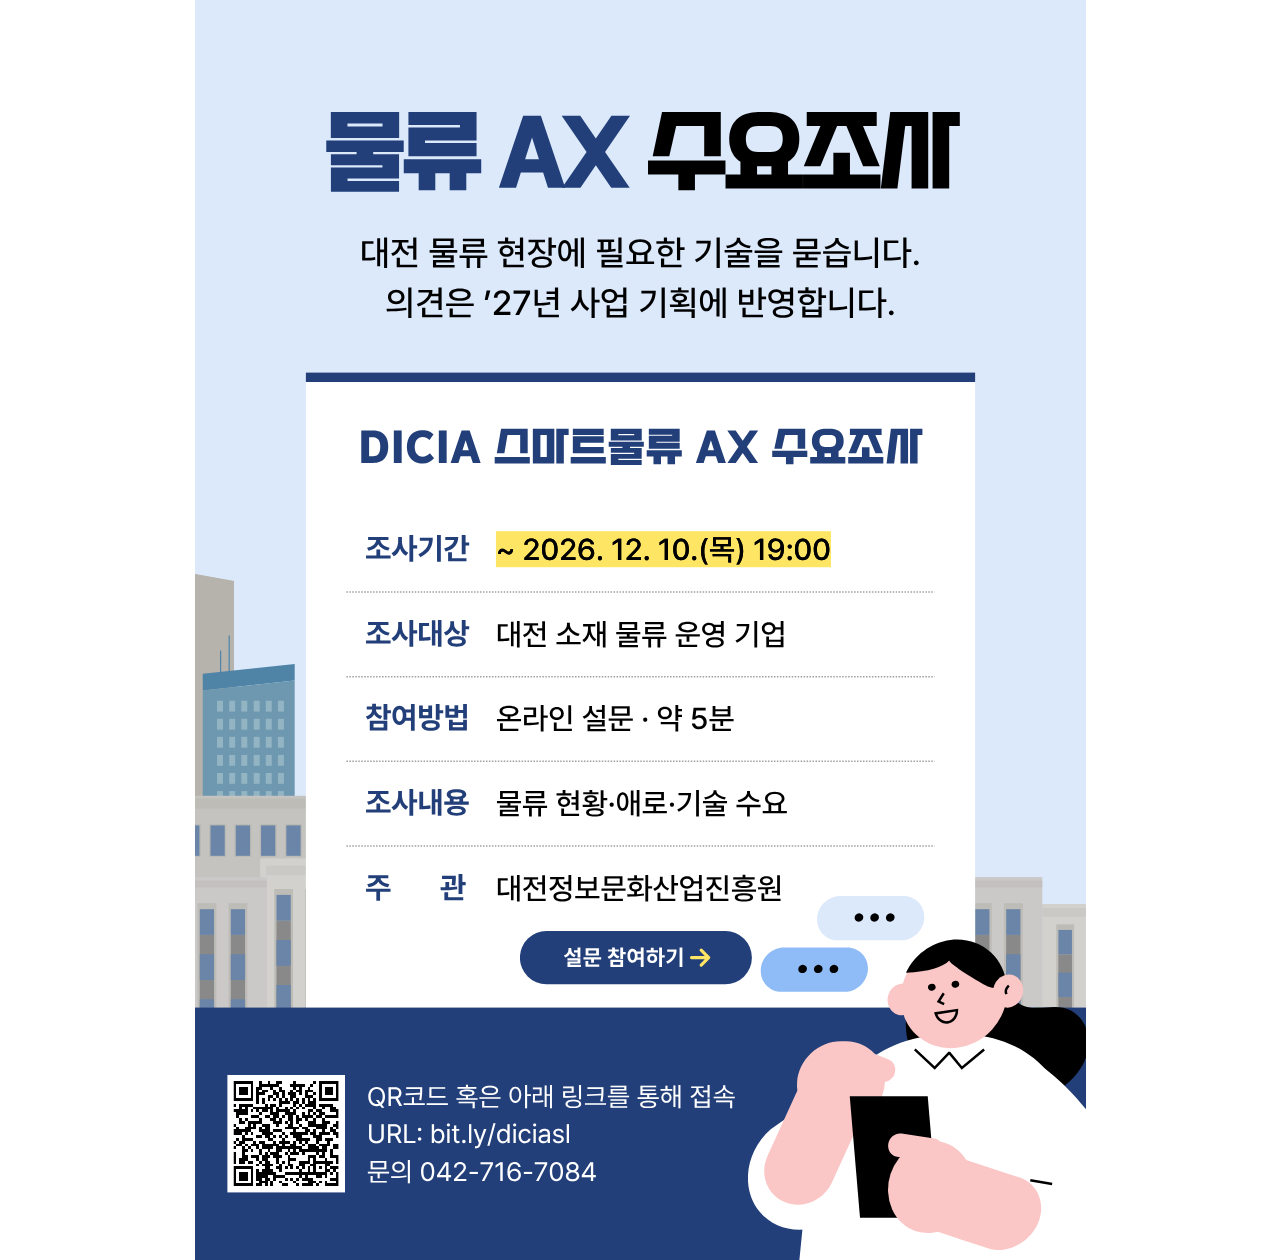
<file: dicia/edm/edm.html>
<!doctype html>
<html lang="ko">
<head>
<meta charset="utf-8">
<meta name="viewport" content="width=device-width,initial-scale=1">
<title>물류 AX 수요조사</title>
</head>
<body style="margin:0;padding:0;background:#ffffff;">
<table role="presentation" cellpadding="0" cellspacing="0" border="0" width="100%"><tr><td align="center" style="padding:0;">
<!-- 이미지맵 좌표는 원본 크기 891 × 1260 기준입니다. -->
<img src="https://darae-daejeon.github.io/survey/dicia/edm/edm.png" width="891" height="1260" usemap="#survey-map" alt="DICIA 스마트물류 AX 수요조사. 설문 참여하기 버튼을 눌러 참여하세요. 문의 042-716-7084." border="0" style="display:block;width:891px;height:1260px;border:0;">
<map name="survey-map" id="survey-map">
<area shape="rect" coords="325,931,557,985" href="https://darae-daejeon.github.io/survey/dicia/logistics" target="_blank" alt="설문 참여하기" title="설문 참여하기">
</map>
</td></tr></table>
</body>
</html>
</file>
